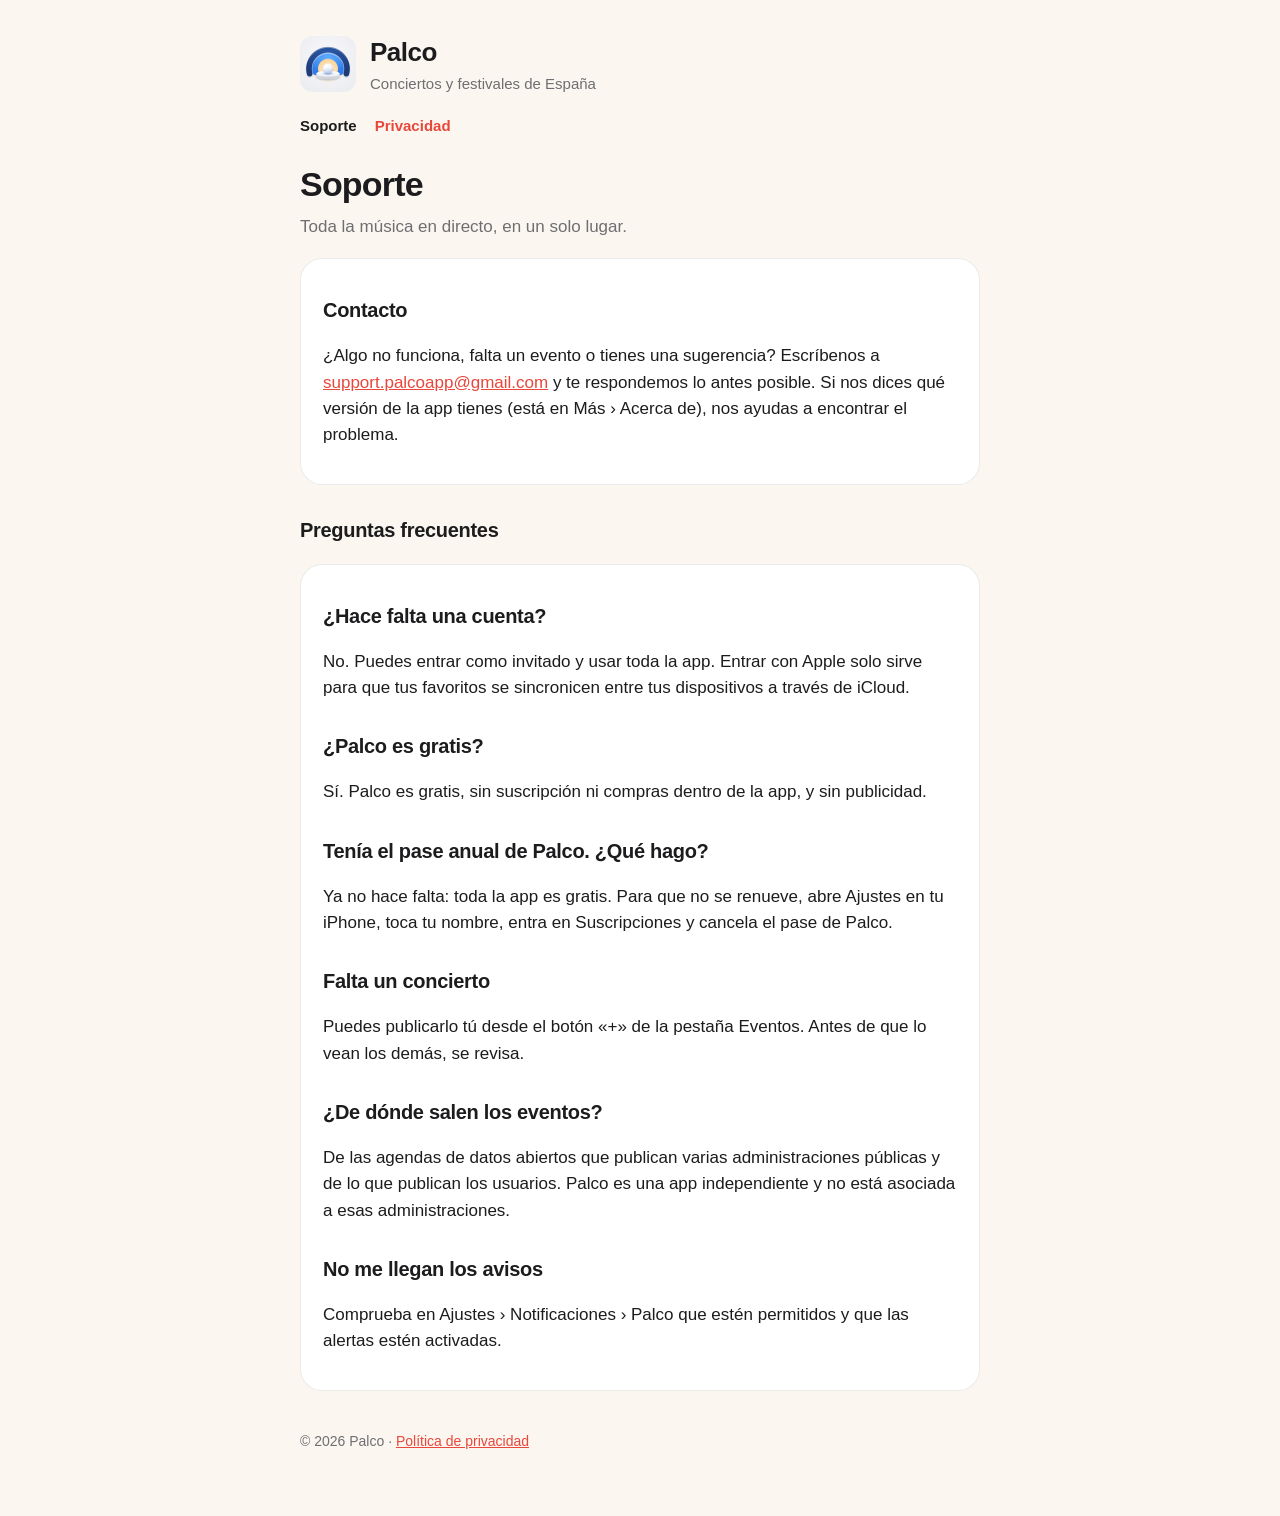
<file: index.html>
<!doctype html>
<html lang="es">
<head>
  <meta charset="utf-8">
  <meta name="viewport" content="width=device-width, initial-scale=1">
  <title>Palco · Soporte</title>
  <meta name="description" content="Ayuda y contacto de Palco, la agenda de conciertos y festivales de España.">
  <link rel="stylesheet" href="estilo.css">
</head>
<body>
<main>
  <header>
    <a href="./" class="icono" aria-label="Palco"></a>
    <div>
      <div class="marca">Palco</div>
      <div class="lema">Conciertos y festivales de España</div>
    </div>
  </header>
  <nav>
    <a href="./" aria-current="page">Soporte</a>
    <a href="privacidad.html">Privacidad</a>
  </nav>

  <h1>Soporte</h1>
  <p class="sub">Toda la música en directo, en un solo lugar.</p>

  <div class="tarjeta">
    <h2>Contacto</h2>
    <p>¿Algo no funciona, falta un evento o tienes una sugerencia? Escríbenos a
      <a href="mailto:support.palcoapp@gmail.com">support.palcoapp@gmail.com</a> y te respondemos lo antes posible.
      Si nos dices qué versión de la app tienes (está en Más › Acerca de), nos ayudas a encontrar el problema.</p>
  </div>

  <h2>Preguntas frecuentes</h2>

  <div class="tarjeta">
    <h2>¿Hace falta una cuenta?</h2>
    <p>No. Puedes entrar como invitado y usar toda la app. Entrar con Apple solo sirve para que tus favoritos
      se sincronicen entre tus dispositivos a través de iCloud.</p>

    <h2>¿Palco es gratis?</h2>
    <p>Sí. Palco es gratis, sin suscripción ni compras dentro de la app, y sin publicidad.</p>

    <h2>Tenía el pase anual de Palco. ¿Qué hago?</h2>
    <p>Ya no hace falta: toda la app es gratis. Para que no se renueve, abre Ajustes en tu iPhone, toca tu nombre,
      entra en Suscripciones y cancela el pase de Palco.</p>

    <h2>Falta un concierto</h2>
    <p>Puedes publicarlo tú desde el botón «+» de la pestaña Eventos. Antes de que lo vean los demás, se revisa.</p>

    <h2>¿De dónde salen los eventos?</h2>
    <p>De las agendas de datos abiertos que publican varias administraciones públicas y de lo que publican los usuarios.
      Palco es una app independiente y no está asociada a esas administraciones.</p>

    <h2>No me llegan los avisos</h2>
    <p>Comprueba en Ajustes › Notificaciones › Palco que estén permitidos y que las alertas estén activadas.</p>
  </div>

  <footer>© 2026 Palco · <a href="privacidad.html">Política de privacidad</a></footer>
</main>
</body>
</html>
</file>
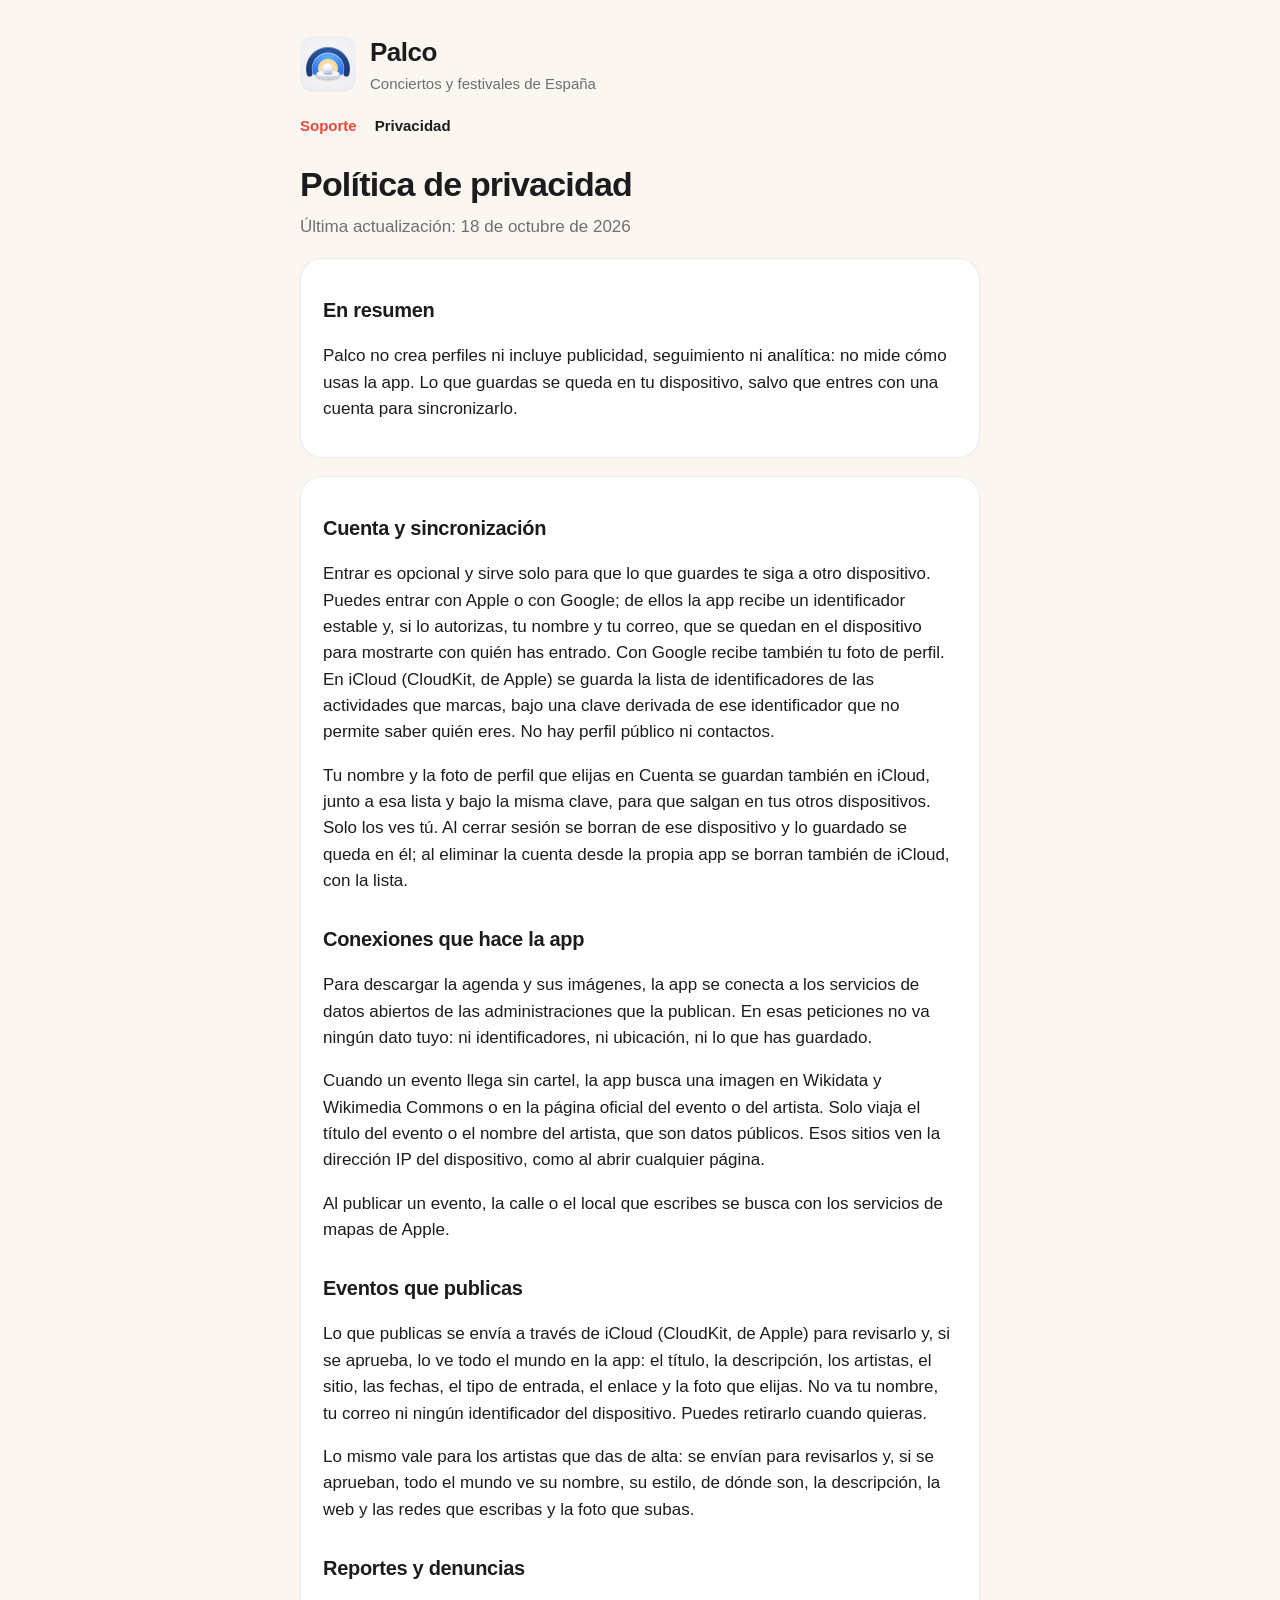
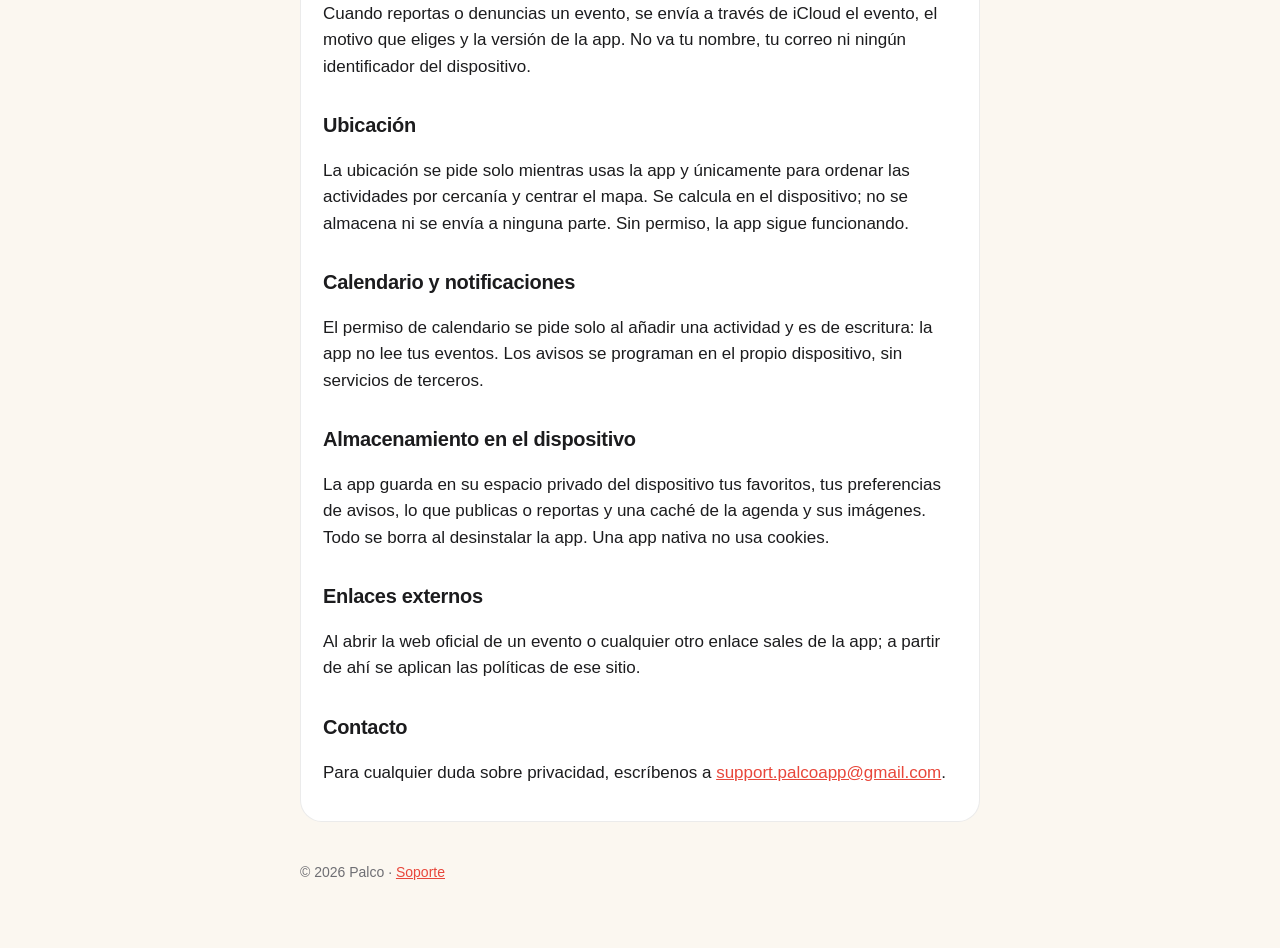
<file: privacidad.html>
<!doctype html>
<html lang="es">
<head>
  <meta charset="utf-8">
  <meta name="viewport" content="width=device-width, initial-scale=1">
  <title>Palco · Privacidad</title>
  <meta name="description" content="Política de privacidad de Palco.">
  <link rel="stylesheet" href="estilo.css">
</head>
<body>
<main>
  <header>
    <a href="./" class="icono" aria-label="Palco"></a>
    <div>
      <div class="marca">Palco</div>
      <div class="lema">Conciertos y festivales de España</div>
    </div>
  </header>
  <nav>
    <a href="./">Soporte</a>
    <a href="privacidad.html" aria-current="page">Privacidad</a>
  </nav>

  <h1>Política de privacidad</h1>
  <p class="sub">Última actualización: 18 de octubre de 2026</p>

  <div class="tarjeta">
    <h2>En resumen</h2>
    <p>Palco no crea perfiles ni incluye publicidad, seguimiento ni analítica: no mide cómo usas la app.
      Lo que guardas se queda en tu dispositivo, salvo que entres con una cuenta para sincronizarlo.</p>
  </div>

  <div class="tarjeta">
    <h2>Cuenta y sincronización</h2>
    <p>Entrar es opcional y sirve solo para que lo que guardes te siga a otro dispositivo. Puedes entrar con Apple o con Google;
      de ellos la app recibe un identificador estable y, si lo autorizas, tu nombre y tu correo, que se quedan en el dispositivo
      para mostrarte con quién has entrado. Con Google recibe también tu foto de perfil. En iCloud (CloudKit, de Apple) se guarda
      la lista de identificadores de las actividades que marcas, bajo una clave derivada de ese identificador que no permite
      saber quién eres. No hay perfil público ni contactos.</p>
    <p>Tu nombre y la foto de perfil que elijas en Cuenta se guardan también en iCloud, junto a esa lista y bajo la misma clave,
      para que salgan en tus otros dispositivos. Solo los ves tú. Al cerrar sesión se borran de ese dispositivo y lo guardado
      se queda en él; al eliminar la cuenta desde la propia app se borran también de iCloud, con la lista.</p>

    <h2>Conexiones que hace la app</h2>
    <p>Para descargar la agenda y sus imágenes, la app se conecta a los servicios de datos abiertos de las administraciones
      que la publican. En esas peticiones no va ningún dato tuyo: ni identificadores, ni ubicación, ni lo que has guardado.</p>
    <p>Cuando un evento llega sin cartel, la app busca una imagen en Wikidata y Wikimedia Commons o en la página oficial del
      evento o del artista. Solo viaja el título del evento o el nombre del artista, que son datos públicos. Esos sitios ven la
      dirección IP del dispositivo, como al abrir cualquier página.</p>
    <p>Al publicar un evento, la calle o el local que escribes se busca con los servicios de mapas de Apple.</p>

    <h2>Eventos que publicas</h2>
    <p>Lo que publicas se envía a través de iCloud (CloudKit, de Apple) para revisarlo y, si se aprueba, lo ve todo el mundo en
      la app: el título, la descripción, los artistas, el sitio, las fechas, el tipo de entrada, el enlace y la foto que elijas.
      No va tu nombre, tu correo ni ningún identificador del dispositivo. Puedes retirarlo cuando quieras.</p>
    <p>Lo mismo vale para los artistas que das de alta: se envían para revisarlos y, si se aprueban, todo el mundo ve su nombre,
      su estilo, de dónde son, la descripción, la web y las redes que escribas y la foto que subas.</p>

    <h2>Reportes y denuncias</h2>
    <p>Cuando reportas o denuncias un evento, se envía a través de iCloud el evento, el motivo que eliges y la versión de la app.
      No va tu nombre, tu correo ni ningún identificador del dispositivo.</p>

    <h2>Ubicación</h2>
    <p>La ubicación se pide solo mientras usas la app y únicamente para ordenar las actividades por cercanía y centrar el mapa.
      Se calcula en el dispositivo; no se almacena ni se envía a ninguna parte. Sin permiso, la app sigue funcionando.</p>

    <h2>Calendario y notificaciones</h2>
    <p>El permiso de calendario se pide solo al añadir una actividad y es de escritura: la app no lee tus eventos.
      Los avisos se programan en el propio dispositivo, sin servicios de terceros.</p>

    <h2>Almacenamiento en el dispositivo</h2>
    <p>La app guarda en su espacio privado del dispositivo tus favoritos, tus preferencias de avisos, lo que publicas o reportas
      y una caché de la agenda y sus imágenes. Todo se borra al desinstalar la app. Una app nativa no usa cookies.</p>

    <h2>Enlaces externos</h2>
    <p>Al abrir la web oficial de un evento o cualquier otro enlace sales de la app; a partir de ahí se aplican las políticas de ese sitio.</p>

    <h2>Contacto</h2>
    <p>Para cualquier duda sobre privacidad, escríbenos a <a href="mailto:support.palcoapp@gmail.com">support.palcoapp@gmail.com</a>.</p>
  </div>

  <footer>© 2026 Palco · <a href="./">Soporte</a></footer>
</main>
</body>
</html>
</file>
<file: estilo.css>
:root {
  --fondo: #fbf7f0;
  --tarjeta: #ffffff;
  --texto: #1c1c1e;
  --gris: #6e6e73;
  --rojo: #e8473b;
  --marino: #2b5aa8;
  --borde: rgba(0, 0, 0, 0.08);
}
@media (prefers-color-scheme: dark) {
  :root {
    --fondo: #0d1730;
    --tarjeta: #16223f;
    --texto: #f5f1e8;
    --gris: #a7aec0;
    --rojo: #ff6a5c;
    --marino: #7db5ff;
    --borde: rgba(255, 255, 255, 0.1);
  }
}
* { box-sizing: border-box; }
html { -webkit-text-size-adjust: 100%; }
body {
  margin: 0;
  background: var(--fondo);
  color: var(--texto);
  font: 17px/1.55 -apple-system, BlinkMacSystemFont, "SF Pro Text", "Helvetica Neue", Arial, sans-serif;
}
main { max-width: 720px; margin: 0 auto; padding: 32px 20px 64px; }
header { display: flex; align-items: center; gap: 14px; margin-bottom: 28px; }
header .icono { display: block; width: 56px; height: 56px; border-radius: 13px; flex: none; background: url([data-uri]) center / cover; }
header a { color: inherit; text-decoration: none; }
header .marca { font-weight: 800; font-size: 26px; letter-spacing: -0.5px; }
header .lema { color: var(--gris); font-size: 15px; }
nav { display: flex; gap: 18px; margin: -10px 0 28px; font-weight: 600; font-size: 15px; }
nav a { color: var(--rojo); text-decoration: none; }
nav a[aria-current="page"] { color: var(--texto); }
h1 { font-size: 34px; line-height: 1.15; letter-spacing: -0.8px; margin: 0 0 10px; }
h2 { font-size: 20px; margin: 30px 0 8px; letter-spacing: -0.3px; }
p, li { color: var(--texto); }
.sub { color: var(--gris); margin-top: 0; }
.tarjeta {
  background: var(--tarjeta);
  border: 1px solid var(--borde);
  border-radius: 22px;
  padding: 6px 22px 18px;
  margin: 18px 0;
}
a { color: var(--rojo); }
footer { color: var(--gris); font-size: 14px; margin-top: 40px; }
</file>
